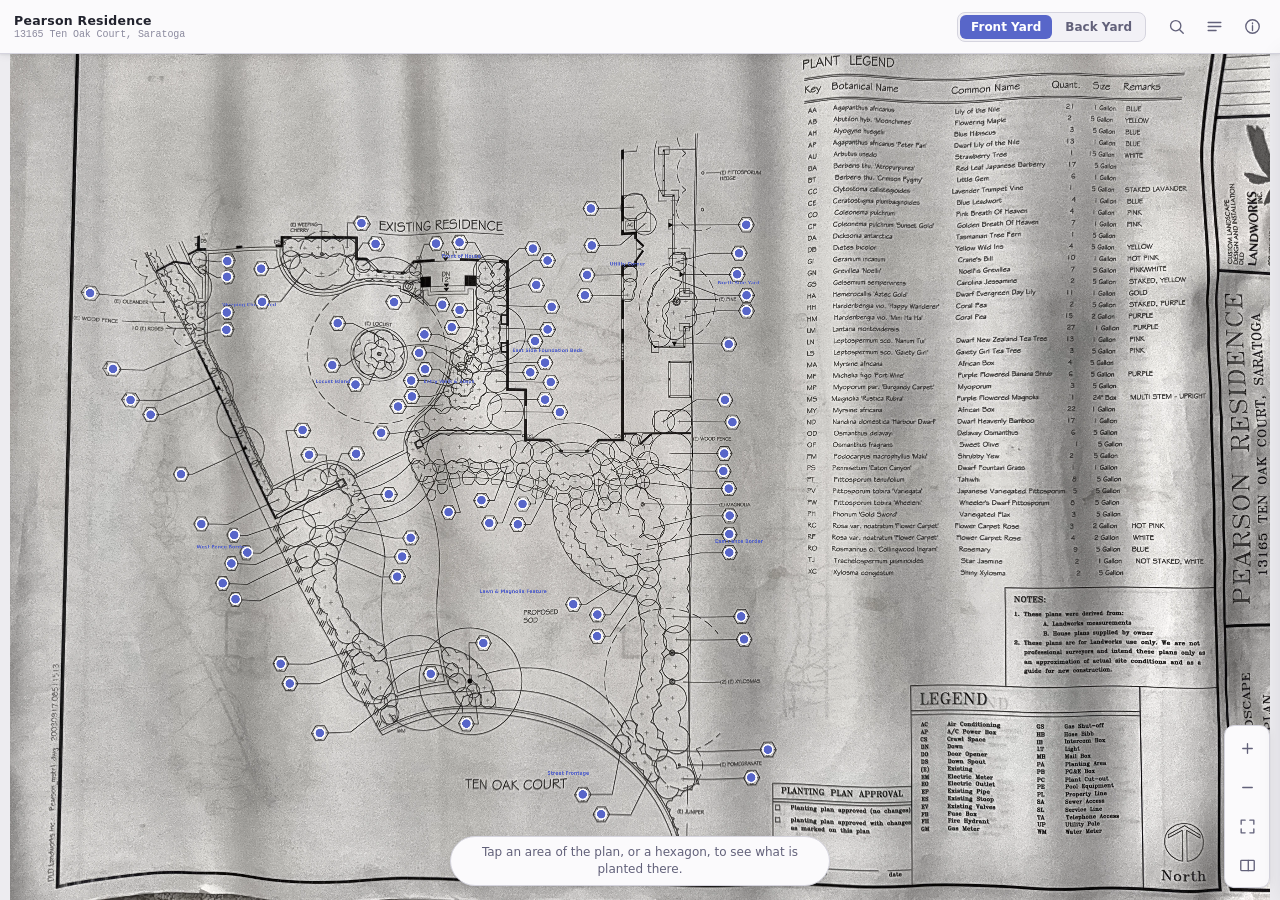
<file: index.html>
<!DOCTYPE html>
<html lang="en">
<head>
<meta charset="utf-8">
<meta name="viewport" content="width=device-width, initial-scale=1, maximum-scale=5, viewport-fit=cover">
<meta name="theme-color" content="#191a22">
<title>Pearson Residence Landscape Plan &mdash; 13165 Ten Oak Court</title>
<meta name="description" content="Interactive planting plan for 13165 Ten Oak Court, Saratoga. Tap any garden area or plant callout to see what is planted there and what it looks like.">
<link rel="stylesheet" href="css/app.css">
<!-- Inline so the page needs no network at all: the plan's own callout hexagon. -->
<link rel="icon" href="data:image/svg+xml,%3Csvg xmlns='http://www.w3.org/2000/svg' viewBox='0 0 32 32'%3E%3Cpath d='M10 4h12l6 12-6 12H10L4 16z' fill='none' stroke='%235866c9' stroke-width='2.5'/%3E%3Cpath d='M5 16h22' stroke='%235866c9' stroke-width='2.5'/%3E%3C/svg%3E">
</head>
<body>

<header class="topbar">
  <div class="topbar-id">
    <span class="topbar-project">Pearson Residence</span>
    <span class="topbar-addr">13165 Ten Oak Court, Saratoga</span>
  </div>

  <div class="sheetpick" role="tablist" aria-label="Choose a plan sheet">
    <!-- filled by app.js -->
  </div>

  <div class="topbar-actions">
    <button type="button" class="iconbtn" id="btn-search" aria-label="Search plants" aria-expanded="false">
      <svg viewBox="0 0 24 24" aria-hidden="true"><circle cx="11" cy="11" r="6.5"/><path d="M16 16l4.5 4.5"/></svg>
    </button>
    <button type="button" class="iconbtn" id="btn-areas" aria-label="List garden areas" aria-expanded="false">
      <svg viewBox="0 0 24 24" aria-hidden="true"><path d="M4 7h16M4 12h16M4 17h10"/></svg>
    </button>
    <button type="button" class="iconbtn" id="btn-about" aria-label="About this plan">
      <svg viewBox="0 0 24 24" aria-hidden="true"><circle cx="12" cy="12" r="8.5"/><path d="M12 11v6M12 7.6v.9"/></svg>
    </button>
  </div>
</header>

<div class="searchbar" id="searchbar" hidden>
  <input type="search" id="search-input" placeholder="Search by name, or plant key (AA, LM&hellip;)"
         autocomplete="off" spellcheck="false" aria-label="Search plants">
  <div class="searchresults" id="search-results" role="listbox"></div>
</div>

<main class="map" id="map">
  <div class="stage" id="stage">
    <img id="plan-img" alt="" draggable="false" decoding="async">
    <svg id="overlay" xmlns="http://www.w3.org/2000/svg" aria-hidden="true">
      <g id="zone-layer"></g>
      <g id="marker-layer"></g>
    </svg>
  </div>

  <div class="mapctl">
    <button type="button" class="iconbtn ctl" id="btn-zoomin" aria-label="Zoom in">
      <svg viewBox="0 0 24 24" aria-hidden="true"><path d="M12 6v12M6 12h12"/></svg>
    </button>
    <button type="button" class="iconbtn ctl" id="btn-zoomout" aria-label="Zoom out">
      <svg viewBox="0 0 24 24" aria-hidden="true"><path d="M6 12h12"/></svg>
    </button>
    <button type="button" class="iconbtn ctl" id="btn-fit" aria-label="Fit plan to screen">
      <svg viewBox="0 0 24 24" aria-hidden="true"><path d="M9 4H4v5M15 4h5v5M15 20h5v-5M9 20H4v-5"/></svg>
    </button>
    <button type="button" class="iconbtn ctl" id="btn-full" aria-label="Show the whole sheet including the legend" aria-pressed="false">
      <svg viewBox="0 0 24 24" aria-hidden="true"><rect x="3.5" y="5.5" width="17" height="13" rx="1"/><path d="M13 5.5v13"/></svg>
    </button>
  </div>

  <p class="hint" id="hint">Tap an area of the plan, or a hexagon, to see what is planted there.</p>

  <!-- Visible until the script runs and removes it. The map is drawn entirely in
       JavaScript, so if scripts are blocked - notably inside an app's built-in
       file preview, which often strips them - every other element still renders
       and the result is a mystifying blank page. This says what happened. -->
  <div class="bootmsg" id="bootmsg">
    <h2>This page needs JavaScript</h2>
    <p>The plan is drawn in the browser, so nothing appears without it.</p>
    <p>If you are looking at this inside an app's file preview, save the file and
       open it in a real browser - Safari, Chrome or Firefox - instead. Previews
       often strip scripts for safety.</p>
  </div>
</main>

<aside class="panel" id="panel" aria-live="polite">
  <button type="button" class="panel-grab" id="panel-grab" aria-label="Collapse panel"><span></span></button>
  <div class="panel-body" id="panel-body"></div>
</aside>

<div class="scrim" id="scrim" hidden></div>

<script type="module" src="js/app.js"></script>
</body>
</html>
</file>
<file: css/app.css>
/* ==========================================================================
   Pearson Residence landscape plan - interactive map

   Palette is taken from the plan itself. The accent is agapanthus blue-violet,
   the most-planted thing in the whole design (66 plants across both sheets).
   The highlight is the chartreuse of Coleonema 'Sunset Gold'. Neutrals carry a
   violet bias so they sit with the accent rather than under it.

   Three type roles, all system stacks so no webfont can silently fall back:
   UI sans, a mono for plant keys and quantities (the drafting-stencil voice),
   and an italic serif for botanical names, which is the horticultural
   convention.
   ========================================================================== */

:root {
  --accent:        #5866c9;
  --accent-soft:   #8b95dd;
  --accent-wash:   #5866c91f;
  --highlight:     #8d9327;
  --highlight-dim: #8d932733;

  --ink:      #191a22;
  --paper:    #edecf0;
  --card:     #fbfafc;
  --card-2:   #f2f1f6;
  --line:     #d5d4de;
  --line-soft:#e4e3ea;
  --text:     #22232e;
  --text-dim: #62617a;
  --text-faint:#8b8a9e;

  --shadow-1: 0 1px 2px #191a2214, 0 2px 8px #191a220f;
  --shadow-2: 0 -2px 24px #191a2226, 0 -1px 3px #191a2214;

  --sans: system-ui, -apple-system, "Segoe UI", Roboto, "Helvetica Neue", Arial, sans-serif;
  --mono: ui-monospace, "SF Mono", SFMono-Regular, Menlo, Consolas, "Liberation Mono", monospace;
  --serif: "Iowan Old Style", "Palatino Linotype", Palatino, Georgia, "Times New Roman", serif;

  --topbar-h: 54px;
  --radius: 10px;
  color-scheme: light dark;
}

@media (prefers-color-scheme: dark) {
  :root {
    --accent:        #8b95dd;
    --accent-soft:   #6b78cf;
    --accent-wash:   #8b95dd24;
    --highlight:     #c3ca4a;
    --highlight-dim: #c3ca4a2e;

    --ink:      #0f1015;
    --paper:    #15161d;
    --card:     #1e1f29;
    --card-2:   #262734;
    --line:     #34354333;
    --line-soft:#2c2d39;
    --text:     #e6e5ee;
    --text-dim: #a4a3b8;
    --text-faint:#7d7c92;

    --shadow-1: 0 1px 2px #00000052, 0 2px 10px #0000003d;
    --shadow-2: 0 -2px 28px #00000070, 0 -1px 3px #00000052;
  }
}

/* The viewer's own toggle must win over the OS preference, both directions. */
:root[data-theme="light"] {
  --accent: #5866c9; --accent-soft: #8b95dd; --accent-wash: #5866c91f;
  --highlight: #8d9327; --highlight-dim: #8d932733;
  --ink: #191a22; --paper: #edecf0; --card: #fbfafc; --card-2: #f2f1f6;
  --line: #d5d4de; --line-soft: #e4e3ea;
  --text: #22232e; --text-dim: #62617a; --text-faint: #8b8a9e;
  --shadow-1: 0 1px 2px #191a2214, 0 2px 8px #191a220f;
  --shadow-2: 0 -2px 24px #191a2226, 0 -1px 3px #191a2214;
}
:root[data-theme="dark"] {
  --accent: #8b95dd; --accent-soft: #6b78cf; --accent-wash: #8b95dd24;
  --highlight: #c3ca4a; --highlight-dim: #c3ca4a2e;
  --ink: #0f1015; --paper: #15161d; --card: #1e1f29; --card-2: #262734;
  --line: #343543; --line-soft: #2c2d39;
  --text: #e6e5ee; --text-dim: #a4a3b8; --text-faint: #7d7c92;
  --shadow-1: 0 1px 2px #00000052, 0 2px 10px #0000003d;
  --shadow-2: 0 -2px 28px #00000070, 0 -1px 3px #00000052;
}

* { box-sizing: border-box; }

html, body {
  height: 100%;
  margin: 0;
}

body {
  font-family: var(--sans);
  color: var(--text);
  background: var(--paper);
  -webkit-text-size-adjust: 100%;
  overscroll-behavior: none;
}

svg { fill: none; stroke: currentColor; stroke-width: 1.7; stroke-linecap: round; stroke-linejoin: round; }

:where(button, [tabindex], input, a):focus-visible {
  outline: 2px solid var(--accent);
  outline-offset: 2px;
  border-radius: 4px;
}

/* ---------------------------------------------------------------- top bar */

.topbar {
  position: fixed;
  inset: 0 0 auto 0;
  z-index: 40;
  height: var(--topbar-h);
  padding: 0 10px 0 14px;
  display: flex;
  align-items: center;
  gap: 12px;
  background: var(--card);
  border-bottom: 1px solid var(--line);
  box-shadow: var(--shadow-1);
}

.topbar-id {
  display: flex;
  flex-direction: column;
  gap: 1px;
  min-width: 0;
  flex: 1 1 auto;
  overflow: hidden;
}

.topbar-project {
  font-size: 12.5px;
  font-weight: 620;
  letter-spacing: 0.02em;
  white-space: nowrap;
  overflow: hidden;
  text-overflow: ellipsis;
}

.topbar-addr {
  font-family: var(--mono);
  font-size: 10px;
  color: var(--text-faint);
  letter-spacing: -0.01em;
  white-space: nowrap;
  overflow: hidden;
  text-overflow: ellipsis;
}

/* On a phone the sheet switcher and the three actions are what matter; the
   project name is already in the browser tab and on the About page. */
@media (max-width: 460px) {
  .topbar { padding-left: 10px; gap: 8px; }
  .topbar-id { flex: 0 1 auto; }
  .topbar-addr { display: none; }
  .topbar-project { font-size: 11.5px; max-width: 8ch; }
  .iconbtn { width: 32px; height: 32px; }
}

.sheetpick {
  margin-left: auto;
  flex: none;
  display: flex;
  padding: 2px;
  gap: 2px;
  background: var(--card-2);
  border: 1px solid var(--line);
  border-radius: 8px;
}

.sheetpick button {
  appearance: none;
  border: 0;
  background: none;
  cursor: pointer;
  font: inherit;
  font-size: 12px;
  font-weight: 560;
  color: var(--text-dim);
  padding: 5px 11px;
  border-radius: 6px;
  white-space: nowrap;
}

.sheetpick button[aria-selected="true"] {
  background: var(--accent);
  color: #fff;
}

@media (prefers-color-scheme: dark) {
  .sheetpick button[aria-selected="true"] { color: #14151c; }
}
:root[data-theme="dark"] .sheetpick button[aria-selected="true"] { color: #14151c; }
:root[data-theme="light"] .sheetpick button[aria-selected="true"] { color: #fff; }

.topbar-actions { display: flex; gap: 2px; }

.iconbtn {
  appearance: none;
  width: 36px;
  height: 36px;
  display: grid;
  place-items: center;
  border: 0;
  border-radius: 8px;
  background: none;
  color: var(--text-dim);
  cursor: pointer;
  padding: 0;
}
.iconbtn svg { width: 19px; height: 19px; }
.iconbtn:hover { background: var(--card-2); color: var(--text); }
.iconbtn[aria-expanded="true"], .iconbtn[aria-pressed="true"] {
  background: var(--accent-wash);
  color: var(--accent);
}

/* ---------------------------------------------------------------- search */

.searchbar {
  position: fixed;
  top: var(--topbar-h);
  left: 0; right: 0;
  z-index: 39;
  background: var(--card);
  border-bottom: 1px solid var(--line);
  box-shadow: var(--shadow-1);
}

.searchbar input {
  width: 100%;
  border: 0;
  background: none;
  font: inherit;
  font-size: 15px;
  color: var(--text);
  padding: 12px 16px;
}
.searchbar input::placeholder { color: var(--text-faint); }

.searchresults {
  max-height: min(52vh, 420px);
  overflow-y: auto;
  border-top: 1px solid var(--line-soft);
}
.searchresults:empty { display: none; }

.sres {
  display: flex;
  align-items: center;
  gap: 10px;
  width: 100%;
  border: 0;
  background: none;
  font: inherit;
  text-align: left;
  padding: 9px 14px;
  cursor: pointer;
  color: var(--text);
  border-bottom: 1px solid var(--line-soft);
}
.sres:hover, .sres:focus-visible { background: var(--accent-wash); }
.sres-txt { min-width: 0; flex: 1; }
.sres-common { font-size: 13.5px; font-weight: 540; }
.sres-bot { font-family: var(--serif); font-style: italic; font-size: 12px; color: var(--text-dim); }
.sres-meta { font-family: var(--mono); font-size: 10px; color: var(--text-faint); white-space: nowrap; }
.searchempty { padding: 14px; font-size: 13px; color: var(--text-dim); }

/* ---------------------------------------------------------------- the map */

.map {
  position: fixed;
  inset: var(--topbar-h) 0 0 0;
  overflow: hidden;
  background:
    radial-gradient(120% 90% at 50% 0%, #ffffff08, #0000 60%),
    var(--paper);
  touch-action: none;
  cursor: grab;
}
.map.dragging { cursor: grabbing; }

.stage {
  position: absolute;
  top: 0; left: 0;
  transform-origin: 0 0;
  will-change: transform;
}

.stage img {
  display: block;
  width: 100%;
  height: 100%;
  user-select: none;
  -webkit-user-drag: none;
}

#overlay {
  position: absolute;
  inset: 0;
  width: 100%;
  height: 100%;
  overflow: visible;
  stroke: none;
}

/* Zones ------------------------------------------------------------------ */

.zone {
  fill: transparent;
  stroke: var(--accent);
  stroke-opacity: 0;
  stroke-width: 2.5;
  vector-effect: non-scaling-stroke;
  cursor: pointer;
  transition: fill 140ms ease, stroke-opacity 140ms ease;
  pointer-events: all;
}
.zone:hover { fill: var(--accent-wash); stroke-opacity: 0.55; }
.zone.is-active {
  fill: var(--accent-wash);
  stroke-opacity: 1;
  stroke-dasharray: 7 5;
}

.zone-label {
  font-family: var(--sans);
  font-size: 15px;
  font-weight: 600;
  fill: var(--accent);
  stroke: none;
  paint-order: stroke fill;
  stroke-width: 4px;
  text-anchor: middle;
  pointer-events: none;
  opacity: 0;
  transition: opacity 160ms ease;
}
#overlay[data-detail="low"] .zone-label { opacity: 1; }

/* Markers --------------------------------------------------------------- */

/* Each marker's children are counter-scaled by --inv (= 1/zoom) so the dots
   stay the same size on screen no matter how far the plan is zoomed. */
.mk > * {
  transform: scale(var(--inv, 1));
  transform-origin: 0 0;
}

.mk { cursor: pointer; }

.mk-hit { fill: #0000; stroke: none; pointer-events: all; }

.mk-dot {
  fill: var(--accent);
  stroke: var(--card);
  stroke-width: 1.6;
  pointer-events: none;
}

.mk-n {
  font-family: var(--mono);
  font-size: 9px;
  font-weight: 700;
  font-variant-numeric: tabular-nums;
  fill: #fff;
  stroke: none;
  text-anchor: middle;
  dominant-baseline: central;
  pointer-events: none;
}
@media (prefers-color-scheme: dark) { .mk-n { fill: #14151c; } }
:root[data-theme="dark"] .mk-n { fill: #14151c; }
:root[data-theme="light"] .mk-n { fill: #fff; }

.mk-key {
  font-family: var(--mono);
  font-size: 10px;
  font-weight: 700;
  fill: var(--text);
  stroke: var(--paper);
  stroke-width: 3.5px;
  paint-order: stroke fill;
  text-anchor: middle;
  pointer-events: none;
  opacity: 0;
  transition: opacity 140ms ease;
}

#overlay[data-detail="low"]  .mk-dot { r: 5; }
#overlay[data-detail="low"]  .mk-n   { opacity: 0; }
#overlay[data-detail="mid"]  .mk-dot { r: 9; }
#overlay[data-detail="high"] .mk-dot { r: 11; }
#overlay[data-detail="high"] .mk-key { opacity: 1; }

.mk.is-active .mk-dot {
  fill: var(--highlight);
  stroke-width: 2.4;
}
.mk.is-lit .mk-dot {
  fill: var(--highlight);
  animation: pulse 1.4s ease-out 3;
}
@keyframes pulse {
  0%, 100% { stroke: var(--card); stroke-width: 1.6; }
  50%      { stroke: var(--highlight); stroke-width: 7; }
}
@media (prefers-reduced-motion: reduce) {
  .mk.is-lit .mk-dot { animation: none; stroke: var(--highlight); stroke-width: 4; }
}

/* Map controls ---------------------------------------------------------- */

.mapctl {
  position: absolute;
  right: 10px;
  bottom: calc(12px + env(safe-area-inset-bottom));
  z-index: 10;
  display: flex;
  flex-direction: column;
  gap: 1px;
  padding: 3px;
  background: var(--card);
  border: 1px solid var(--line);
  border-radius: 10px;
  box-shadow: var(--shadow-1);
}
.iconbtn.ctl { width: 38px; height: 38px; }

.hint {
  position: absolute;
  left: 50%;
  bottom: calc(14px + env(safe-area-inset-bottom));
  transform: translateX(-50%);
  z-index: 9;
  margin: 0;
  max-width: min(78vw, 380px);
  padding: 7px 13px;
  font-size: 12px;
  line-height: 1.4;
  text-align: center;
  color: var(--text-dim);
  background: var(--card);
  border: 1px solid var(--line);
  border-radius: 999px;
  box-shadow: var(--shadow-1);
  transition: opacity 260ms ease;
}
.hint[hidden] { display: block; opacity: 0; pointer-events: none; }

/* Removed synchronously by app.js, so it is only ever seen if the script did
   not run at all. Sized generously - it is the whole page when it shows. */
.bootmsg {
  position: absolute;
  left: 50%;
  top: 50%;
  transform: translate(-50%, -50%);
  z-index: 10;
  width: min(88vw, 420px);
  padding: 22px 24px;
  color: var(--text);
  background: var(--card);
  border: 1px solid var(--line);
  border-radius: 14px;
  box-shadow: var(--shadow-1);
}
.bootmsg h2 { margin: 0 0 10px; font-size: 17px; }
.bootmsg p { margin: 0 0 9px; font-size: 14px; line-height: 1.55; color: var(--text-dim); }
.bootmsg p:last-child { margin-bottom: 0; }

/* ---------------------------------------------------------------- panel */

.scrim {
  position: fixed;
  inset: 0;
  z-index: 44;
  background: #0b0b10;
  opacity: 0.34;
}

.panel {
  position: fixed;
  z-index: 45;
  left: 0; right: 0; bottom: 0;
  max-height: 78vh;
  display: flex;
  flex-direction: column;
  background: var(--card);
  border-top: 1px solid var(--line);
  border-radius: 16px 16px 0 0;
  box-shadow: var(--shadow-2);
  transform: translateY(101%);
  transition: transform 280ms cubic-bezier(.22,.68,.24,1);
}
.panel.is-open { transform: none; }
@media (prefers-reduced-motion: reduce) { .panel { transition: none; } }

.panel-grab {
  appearance: none;
  border: 0;
  background: none;
  width: 100%;
  padding: 9px 0 5px;
  cursor: grab;
  display: grid;
  place-items: center;
  flex: none;
  touch-action: none;
}
.panel-grab span {
  display: block;
  width: 38px;
  height: 4px;
  border-radius: 99px;
  background: var(--line);
}

.panel-body {
  overflow-y: auto;
  overscroll-behavior: contain;
  -webkit-overflow-scrolling: touch;
  padding: 2px 18px calc(26px + env(safe-area-inset-bottom));
}

@media (min-width: 900px) {
  .panel {
    left: auto;
    top: var(--topbar-h);
    right: 0;
    bottom: 0;
    width: 420px;
    max-height: none;
    border-radius: 0;
    border-top: 0;
    border-left: 1px solid var(--line);
    transform: translateX(101%);
    box-shadow: -2px 0 24px #191a2218;
  }
  .panel.is-open { transform: none; }
  .panel-grab { display: none; }
  .panel-body { padding-top: 18px; }
  .scrim { display: none !important; }
  body.panel-open .map { right: 420px; }
  .map { transition: right 280ms cubic-bezier(.22,.68,.24,1); }
}

/* ------------------------------------------------------- panel contents */

.p-back {
  appearance: none;
  border: 0;
  background: none;
  font: inherit;
  font-size: 12px;
  font-weight: 560;
  color: var(--accent);
  padding: 4px 0 8px;
  cursor: pointer;
  display: inline-flex;
  align-items: center;
  gap: 5px;
}
.p-back svg { width: 14px; height: 14px; }

.p-eyebrow {
  font-family: var(--mono);
  font-size: 10px;
  font-weight: 600;
  letter-spacing: 0.1em;
  text-transform: uppercase;
  color: var(--text-faint);
  margin: 0 0 4px;
}

.p-title {
  font-size: 21px;
  line-height: 1.2;
  font-weight: 640;
  letter-spacing: -0.012em;
  text-wrap: balance;
  margin: 0 0 6px;
}

.p-bot {
  font-family: var(--serif);
  font-style: italic;
  font-size: 15px;
  color: var(--text-dim);
  margin: 0 0 10px;
}

.p-blurb, .p-desc {
  font-size: 13.5px;
  line-height: 1.55;
  color: var(--text-dim);
  max-width: 62ch;
  margin: 0 0 12px;
}
.p-desc { color: var(--text); }

.p-crop {
  display: block;
  width: 100%;
  border: 1px solid var(--line);
  border-radius: var(--radius);
  background: var(--card-2);
  margin: 0 0 14px;
}

/* The whole-plant shot leads; the close-up sits beside it on wider panels and
   underneath on a phone. Both are labelled so it is obvious which is which. */
.p-photos {
  display: grid;
  grid-template-columns: 1fr;
  gap: 10px;
  margin: 0 0 14px;
}
@media (min-width: 420px) {
  .p-photos:has(.p-fig-detail) { grid-template-columns: 1.6fr 1fr; align-items: start; }
}

figure.p-fig { margin: 0; min-width: 0; }
figure.p-fig img {
  display: block;
  width: 100%;
  aspect-ratio: 4 / 3;
  object-fit: cover;
  border-radius: var(--radius);
  background: var(--card-2);
}
figure.p-fig-habit img { aspect-ratio: 3 / 2; }
figure.p-fig figcaption {
  font-size: 10.5px;
  line-height: 1.45;
  color: var(--text-faint);
  padding-top: 5px;
}
figure.p-fig a { color: var(--text-dim); }

.p-figtag.muted { color: var(--text-faint); }

.p-figtag {
  display: inline-block;
  font-family: var(--mono);
  font-size: 9px;
  font-weight: 600;
  letter-spacing: 0.08em;
  text-transform: uppercase;
  color: var(--accent);
  margin-right: 5px;
}

.p-flag {
  display: flex;
  gap: 7px;
  font-size: 11.5px;
  line-height: 1.45;
  color: var(--text-dim);
  background: var(--card-2);
  border-left: 2px solid var(--accent-soft);
  border-radius: 0 6px 6px 0;
  padding: 8px 10px;
  margin: 0 0 14px;
}
.p-flag.warn { border-left-color: var(--highlight); }

/* Fact grid: the verbatim legend row */
.p-facts {
  display: grid;
  grid-template-columns: auto 1fr;
  gap: 6px 14px;
  font-size: 12.5px;
  margin: 0 0 14px;
  padding: 12px 0;
  border-top: 1px solid var(--line-soft);
  border-bottom: 1px solid var(--line-soft);
}
.p-facts dt {
  font-family: var(--mono);
  font-size: 10px;
  letter-spacing: 0.06em;
  text-transform: uppercase;
  color: var(--text-faint);
  padding-top: 1px;
}
.p-facts dd { margin: 0; font-variant-numeric: tabular-nums; }

.p-sub {
  font-family: var(--mono);
  font-size: 10px;
  font-weight: 600;
  letter-spacing: 0.1em;
  text-transform: uppercase;
  color: var(--text-faint);
  margin: 18px 0 8px;
  padding-bottom: 5px;
  border-bottom: 1px solid var(--line-soft);
}

.chips { display: flex; flex-wrap: wrap; gap: 6px; margin: 0 0 4px; padding: 0; list-style: none; }
.chip {
  font-size: 11.5px;
  color: var(--text-dim);
  background: var(--card-2);
  border: 1px solid var(--line-soft);
  border-radius: 99px;
  padding: 3px 9px;
}
.chip.mono { font-family: var(--mono); font-size: 10.5px; }

/* Plant rows in a zone roll-up */
.plist { list-style: none; margin: 0; padding: 0; }

.prow {
  display: flex;
  align-items: center;
  gap: 10px;
  width: 100%;
  border: 0;
  border-bottom: 1px solid var(--line-soft);
  background: none;
  font: inherit;
  color: var(--text);
  text-align: left;
  padding: 8px 2px;
  cursor: pointer;
}
.prow:hover, .prow:focus-visible { background: var(--accent-wash); }

.pkey {
  flex: none;
  font-family: var(--mono);
  font-size: 10.5px;
  font-weight: 700;
  letter-spacing: 0.02em;
  width: 30px;
  height: 26px;
  display: grid;
  place-items: center;
  border: 1px solid var(--line);
  border-radius: 5px;
  background: var(--card-2);
  color: var(--text-dim);
}

.pthumb {
  flex: none;
  width: 38px;
  height: 38px;
  border-radius: 6px;
  object-fit: cover;
  background: var(--card-2);
  border: 1px solid var(--line-soft);
}

.pmain { flex: 1; min-width: 0; }
.pcommon { font-size: 13px; font-weight: 540; line-height: 1.25; }
.pbot { font-family: var(--serif); font-style: italic; font-size: 11.5px; color: var(--text-dim); }

.pqty {
  flex: none;
  font-family: var(--mono);
  font-size: 12px;
  font-variant-numeric: tabular-nums;
  color: var(--text-dim);
  text-align: right;
}
.pqty small { display: block; font-size: 9px; color: var(--text-faint); }

.swatch {
  flex: none;
  width: 11px;
  height: 11px;
  border-radius: 3px;
  border: 1px solid #0000002e;
}

.p-actions { display: flex; flex-wrap: wrap; gap: 8px; margin: 16px 0 4px; }

/* .btn is used on <button> and on the download <a>, so reset both. */
a.btn { text-decoration: none; display: inline-block; }

.btn {
  appearance: none;
  font: inherit;
  font-size: 12.5px;
  font-weight: 560;
  padding: 8px 13px;
  border-radius: 8px;
  border: 1px solid var(--line);
  background: var(--card-2);
  color: var(--text);
  cursor: pointer;
}
.btn:hover { border-color: var(--accent-soft); color: var(--accent); }
.btn.primary { background: var(--accent); border-color: var(--accent); color: #fff; }
.btn.primary:hover { color: #fff; filter: brightness(1.08); }
@media (prefers-color-scheme: dark) { .btn.primary { color: #14151c; } .btn.primary:hover { color: #14151c; } }
:root[data-theme="dark"] .btn.primary, :root[data-theme="dark"] .btn.primary:hover { color: #14151c; }
:root[data-theme="light"] .btn.primary, :root[data-theme="light"] .btn.primary:hover { color: #fff; }

.p-note {
  font-size: 11.5px;
  line-height: 1.5;
  color: var(--text-faint);
  max-width: 60ch;
  margin: 14px 0 0;
}

.p-tot {
  display: flex;
  align-items: baseline;
  gap: 8px;
  font-family: var(--mono);
  font-size: 11px;
  color: var(--text-faint);
  margin: 0 0 14px;
}
.p-tot b { font-size: 15px; color: var(--text); font-variant-numeric: tabular-nums; }

/* About / areas list */
.arealist { list-style: none; margin: 0; padding: 0; }
.arearow {
  display: flex;
  align-items: center;
  gap: 11px;
  width: 100%;
  border: 0;
  border-bottom: 1px solid var(--line-soft);
  background: none;
  font: inherit;
  color: var(--text);
  text-align: left;
  padding: 10px 2px;
  cursor: pointer;
}
.arearow:hover, .arearow:focus-visible { background: var(--accent-wash); }
.arearow img {
  flex: none;
  width: 54px; height: 44px;
  object-fit: cover;
  border-radius: 6px;
  border: 1px solid var(--line-soft);
  background: var(--card-2);
}
.arearow .pmain { flex: 1; }
.areaname { font-size: 13.5px; font-weight: 560; }
.areameta { font-family: var(--mono); font-size: 10px; color: var(--text-faint); }

.credits { font-size: 11px; line-height: 1.5; color: var(--text-faint); }
.credits li { margin-bottom: 5px; }
.credits a { color: var(--text-dim); }
</file>
